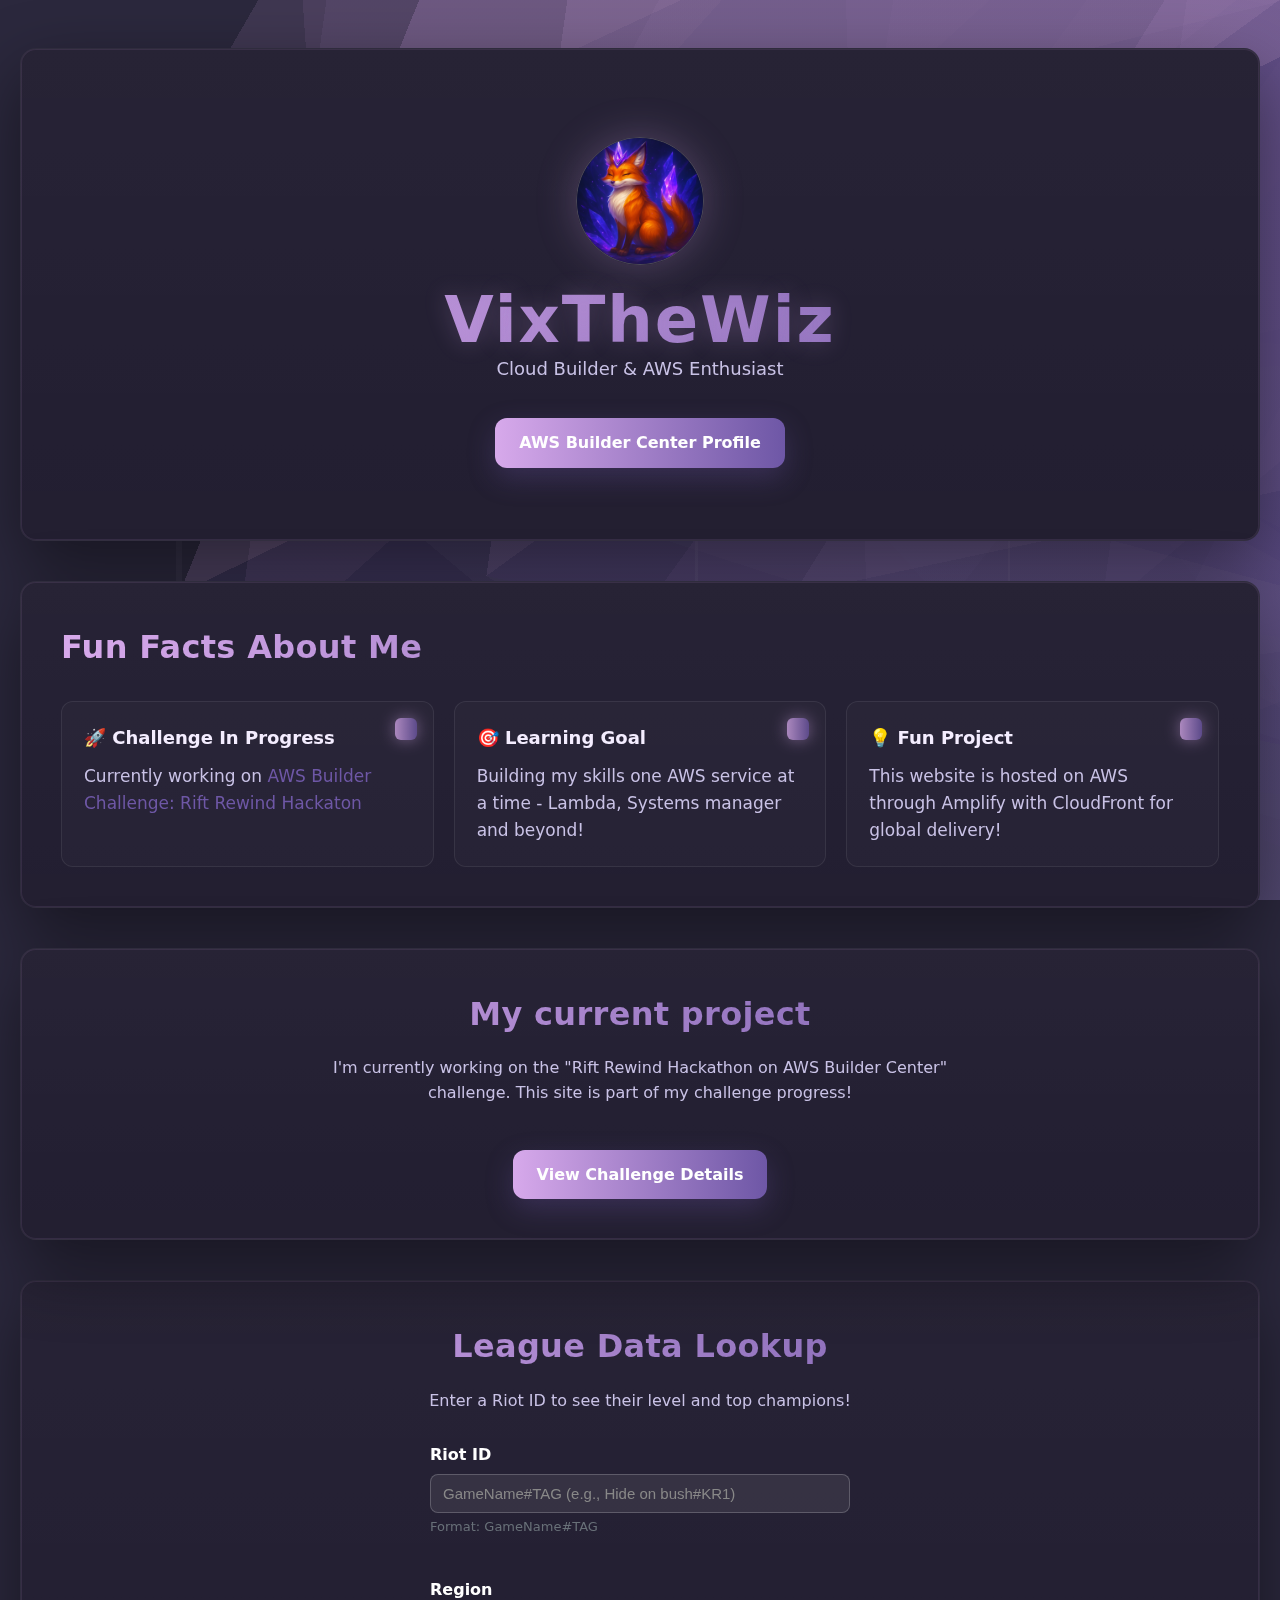
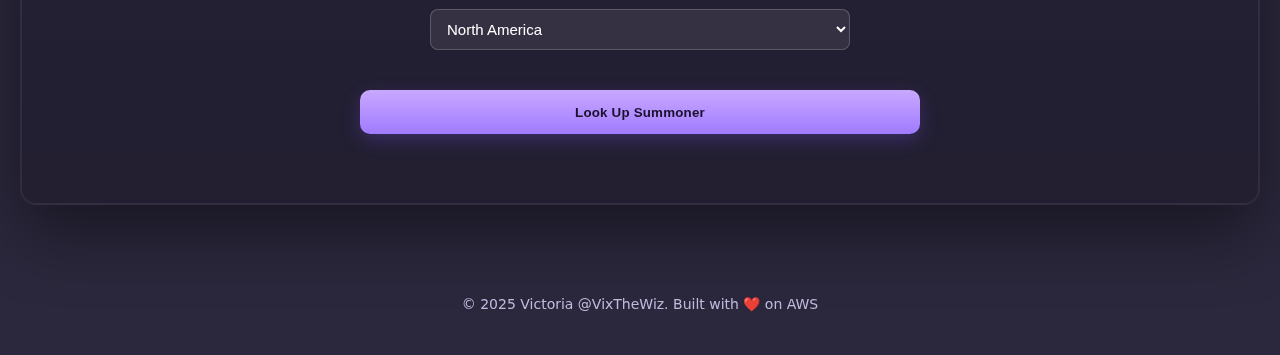
<file: index.html>
<!DOCTYPE html>
<html lang="en">
<head>
    <meta charset="UTF-8">
    <meta name="viewport" content="width=device-width, initial-scale=1.0">
    <title>VixTheWiz</title>
    <link rel="stylesheet" href="styles.css">
    <link rel="icon" type="image/png" href="favicon.png">
</head>
<body>
    <main>
        <section class="hero">
            <img src="profile.png" alt="Your Name" class="profile-photo">
            <h1>VixTheWiz</h1>
            <p class="tagline">Cloud Builder & AWS Enthusiast</p>
            <a href="https://builder.aws.com/community/@vixthewiz" target="_blank" class="aws-link">AWS Builder Center Profile</a>
        </section>

        <section class="fun-facts">
            <h3>Fun Facts About Me</h3>
            <div class="facts-grid">
                <div class="fact-card">
                    <h4>🚀 Challenge In Progress</h4>
                    <p>Currently working on <a href="https://builder.aws.com/content/32Z4SrTB8V1g0mMUGmyMUWXVgsu/rift-rewind-hackathon-on-aws-builder-center" target="_blank">AWS Builder Challenge: Rift Rewind Hackaton</a></p>
                </div>
                <div class="fact-card">
                    <h4>🎯 Learning Goal</h4>
                    <p>Building my skills one AWS service at a time - Lambda, Systems manager and beyond!</p>
                </div>
                <div class="fact-card">
                    <h4>💡 Fun Project</h4>
                    <p>This website is hosted on AWS through Amplify with CloudFront for global delivery!</p>
                </div>
            </div>
        </section>

        <section class="aws-journey">
            <h3>My current project</h3>
            <p>I'm currently working on the "Rift Rewind Hackathon on AWS Builder Center" challenge. This site is part of my challenge progress!</p>
            <a href="https://builder.aws.com/content/32Z4SrTB8V1g0mMUGmyMUWXVgsu/rift-rewind-hackathon-on-aws-builder-center" target="_blank" class="cta-button">View Challenge Details</a>
        </section>

        <!-- LEAGUE DATA LOOKUP SECTION -->
        <section class="league-lookup">
            <h3>League Data Lookup</h3>
            <p>Enter a Riot ID to see their level and top champions!</p>
    
        <!-- Lookup message container for success/error messages -->
        <div id="lookup-message" class="lookup-message" style="display: none;"></div>
    
        <div class="lookup-form-container">
        <!-- Riot ID lookup form -->
        <div class="form-group">
            <label for="summoner-name">Riot ID</label>
            <input type="text" id="summoner-name" name="summoner-name" placeholder="GameName#TAG (e.g., Hide on bush#KR1)" required>
            <small style="color: #687078; display: block; margin-top: 4px;">Format: GameName#TAG</small>
        </div>
        <div class="form-group">
            <label for="region">Region</label>
            <select id="region" name="region">
                <option value="na1">North America</option>
                <option value="euw1">Europe West</option>
                <option value="eun1">Europe Nordic & East</option>
                <option value="kr">Korea</option>
                <option value="br1">Brazil</option>
                <option value="la1">Latin America North</option>
                <option value="la2">Latin America South</option>
                <option value="oc1">Oceania</option>
                <option value="tr1">Turkey</option>
                <option value="ru">Russia</option>
                <option value="jp1">Japan</option>
            </select>
        </div>
        <!-- Lookup submit button -->
        <button type="button" id="lookup-btn" class="lookup-submit-btn">Look Up Summoner</button>
        </div>

    <!-- Results display area -->
    <div id="summoner-results" class="summoner-results" style="display: none;">
        <h4>Summoner Info</h4>
        <div id="summoner-info"></div>
        <div id="champion-mastery"></div>
    </div>
</section>
<!-- END LEAGUE DATA LOOKUP SECTION -->
    </main>

    <footer>
        <p>&copy; 2025 Victoria @VixTheWiz. Built with ❤️ on AWS</p>
    </footer>
    
    <script>
    // League Data Lookup - Calls Riot API via Lambda
    const RIOT_API_URL = 'https://k5xu7capbq47w6xaqksgowt7m40evjlz.lambda-url.us-east-1.on.aws/'; // Lambda Function URL
    
    document.addEventListener('DOMContentLoaded', function() {
        const lookupBtn = document.getElementById('lookup-btn');
        const summonerNameInput = document.getElementById('summoner-name');
        const regionSelect = document.getElementById('region');
        
        lookupBtn.addEventListener('click', async function() {
            const summonerName = summonerNameInput.value.trim();
            const region = regionSelect.value;
            const messageDiv = document.getElementById('lookup-message');
            const resultsDiv = document.getElementById('summoner-results');
            
            if (!summonerName) {
                showMessage('Please enter a Riot ID', 'error');
                return;
            }
            
            if (!summonerName.includes('#')) {
                showMessage('Please use Riot ID format: GameName#TAG', 'error');
                return;
            }
            
            // Show loading state
            lookupBtn.textContent = 'Looking up...';
            lookupBtn.disabled = true;
            messageDiv.style.display = 'none';
            resultsDiv.style.display = 'none';
            
            try {
                const response = await fetch(RIOT_API_URL, {
                    method: 'POST',
                    headers: {
                        'Content-Type': 'application/json',
                    },
                    body: JSON.stringify({
                        summonerName: summonerName,
                        region: region
                    })
                });
                
                const data = await response.json();
                
                if (response.ok) {
                    displaySummonerData(data);
                    showMessage('Summoner found!', 'success');
                } else {
                    showMessage(data.error || 'Failed to fetch summoner data', 'error');
                }
            } catch (error) {
                console.error('Error:', error);
                showMessage('Network error. Please try again.', 'error');
            }
            
            // Reset button
            lookupBtn.textContent = 'Look Up Summoner';
            lookupBtn.disabled = false;
        });
        
        // Enter key support
        summonerNameInput.addEventListener('keypress', function(e) {
            if (e.key === 'Enter') {
                lookupBtn.click();
            }
        });
    });
    
    function displaySummonerData(data) {
        const resultsDiv = document.getElementById('summoner-results');
        const summonerInfo = document.getElementById('summoner-info');
        const championMastery = document.getElementById('champion-mastery');
        
        // Display summoner info
        summonerInfo.innerHTML = `
            <div class="summoner-card">
                <h5>${data.summoner.name}</h5>
                <p>Level: ${data.summoner.level}</p>
            </div>
        `;
        
        // Display top champions
        if (data.topChampions && data.topChampions.length > 0) {
            const championsHtml = data.topChampions.map(champ => `
                <div class="champion-card">
                    <p><strong>Champion ID:</strong> ${champ.championId}</p>
                    <p><strong>Mastery Level:</strong> ${champ.championLevel}</p>
                    <p><strong>Mastery Points:</strong> ${champ.championPoints.toLocaleString()}</p>
                </div>
            `).join('');
            
            championMastery.innerHTML = `
                <h5>Top Champions</h5>
                <div class="champions-grid">
                    ${championsHtml}
                </div>
            `;
        } else {
            championMastery.innerHTML = '<p>No champion mastery data found.</p>';
        }
        
        resultsDiv.style.display = 'block';
    }
    
    function showMessage(text, type) {
        const messageDiv = document.getElementById('lookup-message');
        messageDiv.textContent = text;
        messageDiv.className = `lookup-message ${type}`;
        messageDiv.style.display = 'block';
        
        // Auto-hide after 10 seconds
        setTimeout(() => {
            messageDiv.style.display = 'none';
        }, 10000);
    }
</script>
<script>
/* ========= DDragon champion map + images (cached) ========= */
(function(){
  const DAY = 24*60*60*1000;
  const FALLBACK_VER = "14.19.1"; // safe hard fallback for images

  // Expose a single global you can await anywhere
  window.CHAMP = {
    version: null,
    byId: {},       // e.g. {103:"Ahri"}
    slugById: {},   // e.g. {103:"Ahri"}  // used for image filenames
    ready: null     // Promise that resolves when map is loaded
  };

  function setCache(k,v,ttl){ sessionStorage.setItem(k, JSON.stringify({v, t:Date.now(), ttl: ttl||DAY*7})); }
  function getCache(k){
    try{ const o = JSON.parse(sessionStorage.getItem(k)); if(!o) return null;
         if(Date.now() - o.t > (o.ttl||DAY*7)) return null; return o.v; }catch(_){ return null; }
  }

 async function getLatestVersion(){
    const cached = getCache('dd_version'); if (cached) return cached;
    try{
      const r = await fetch("https://ddragon.leagueoflegends.com/api/versions.json",{cache:"no-store"});
      const arr = await r.json();
      const latest = Array.isArray(arr)&&arr.length ? arr[0] : FALLBACK_VER;
      setCache('dd_version', latest, DAY);
      return latest;
    }catch(_){
      return FALLBACK_VER; // 👈 ensures images always have a concrete version
    }
  }

  async function getChampionMap(version){
    const key = `dd_champmap_${version}`;
    const cached = getCache(key); if (cached) return cached;
    const r = await fetch(`https://ddragon.leagueoflegends.com/cdn/${version}/data/en_US/champion.json`,{cache:"no-store"});
    const data = await r.json();
    const byId={}, slugById={};
    for(const obj of Object.values(data.data)){
      const id = parseInt(obj.key,10);
      byId[id] = obj.name;   // display name
      slugById[id] = obj.id; // filename slug for images
    }
    const packed = {byId, slugById};
    setCache(key, packed, DAY*7);
    return packed;
  }

  window.CHAMP.ready = (async ()=>{
    const ver = await getLatestVersion();
    const {byId, slugById} = await getChampionMap(ver);
    window.CHAMP.version = ver;
    window.CHAMP.byId = byId;
    window.CHAMP.slugById = slugById;
  })();
})();
</script>
<script>
async function renderResults(data){
  // Wait for champion map to be ready
  if (window.CHAMP?.ready) { await window.CHAMP.ready; }

  // Summoner card (keep your existing structure)
  const card = document.querySelector('.summoner-card');
  if (card && data?.summoner){
    card.innerHTML = `
      <h5>${data.summoner.name}</h5>
      <p>Level ${data.summoner.level ?? '—'}</p>
    `;
  }

  // Champions grid with image + text
  const grid = document.querySelector('.champions-grid');
  if (!grid) return;
  grid.innerHTML = '';

  const champs = data?.topChampions || [];
  champs.forEach(c => {
    const id   = Number(c.championId);
    const name = window.CHAMP.byId[id] || `ID ${id}`;
    const slug = window.CHAMP.slugById[id];
    const ver  = window.CHAMP.version || "14.19.1";
    const img  = slug ? `https://ddragon.leagueoflegends.com/cdn/${ver}/img/champion/${slug}.png` : '';

    const el = document.createElement('div');
    el.className = 'champion-card';
    el.innerHTML = `
      ${img ? `<img class="champ-icon" src="${img}" alt="${name}" width="64" height="64"
                 loading="lazy" onerror="this.style.display='none'">` : ''}
      <div class="champ-meta">
        <p><strong>${name}</strong></p>
        <p>Mastery Level: ${c.championLevel}</p>
        <p>Mastery Points: ${(c.championPoints||0).toLocaleString()}</p>
      </div>
    `;
    grid.appendChild(el);
  });

  // optional: scroll results into view
  document.querySelector('.summoner-results')?.scrollIntoView({behavior:'smooth', block:'start'});
}
</script>

<script>
async function renderResults(data){
  // Ensure champion map is loaded
  if (window.CHAMP?.ready) { await window.CHAMP.ready; }

  const grid = document.querySelector('.champions-grid');
  const card = document.querySelector('.summoner-card');
  if (!grid) return;

  // Summoner card (keeps your current structure)
  if (card && data?.summoner){
    card.innerHTML = `
      <h5>${data.summoner.name}</h5>
      <p>Level ${data.summoner.level ?? '—'}</p>
    `;
  }

  // Champions
  grid.innerHTML = '';
  const champs = data?.topChampions || [];
  champs.forEach(c => {
    const name = (window.CHAMP.byId && window.CHAMP.byId[c.championId]) || `ID ${c.championId}`;
    const slug = (window.CHAMP.slugById && window.CHAMP.slugById[c.championId]) || null;
    const ver  = window.CHAMP.version || 'latest';
    const img  = slug ? `https://ddragon.leagueoflegends.com/cdn/${ver}/img/champion/${slug}.png` : '';

    const div = document.createElement('div');
    div.className = 'champion-card';
    div.innerHTML = `
      ${img ? `<img class="champ-icon" src="${img}" alt="${name}" width="64" height="64" loading="lazy">` : ''}
      <p><strong>${name}</strong></p>
      <p>Level ${c.championLevel}</p>
      <p>${(c.championPoints || 0).toLocaleString()} pts</p>
    `;
    grid.appendChild(div);
  });
}
</script>

</body>
</html>
</file>
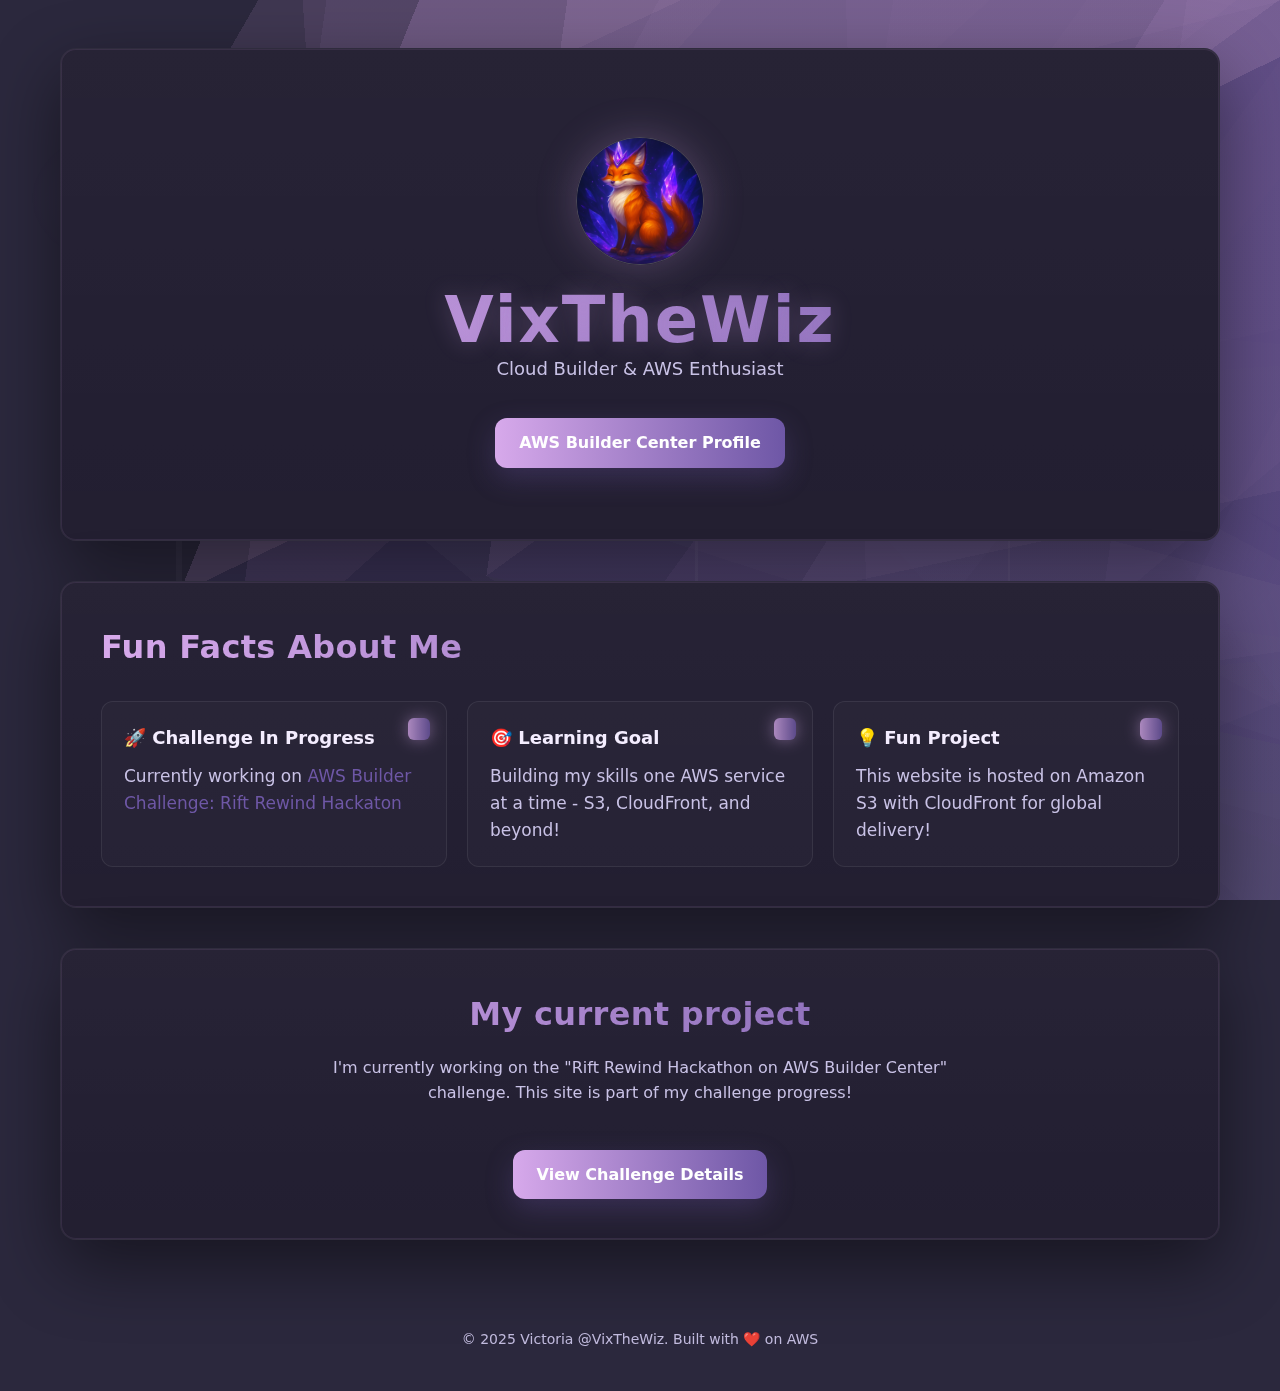
<file: index3.html>
<!DOCTYPE html>
<html lang="en">
<head>
    <meta charset="UTF-8">
    <meta name="viewport" content="width=device-width, initial-scale=1.0">
    <title>VixTheWiz</title>
    <link rel="stylesheet" href="styles6.css">
    <link rel="icon" type="image/png" href="favicon.png">
</head>
<body>
    <main>
        <section class="hero">
            <img src="profile.png" alt="Your Name" class="profile-photo">
            <h1>VixTheWiz</h1>
            <p class="tagline">Cloud Builder & AWS Enthusiast</p>
            <a href="https://builder.aws.com/community/@vixthewiz" target="_blank" class="aws-link">AWS Builder Center Profile</a>
        </section>

        <section class="fun-facts">
            <h3>Fun Facts About Me</h3>
            <div class="facts-grid">
                <div class="fact-card">
                    <h4>🚀 Challenge In Progress</h4>
                    <p>Currently working on <a href="https://builder.aws.com/content/32Z4SrTB8V1g0mMUGmyMUWXVgsu/rift-rewind-hackathon-on-aws-builder-center" target="_blank">AWS Builder Challenge: Rift Rewind Hackaton</a></p>
                </div>
                <div class="fact-card">
                    <h4>🎯 Learning Goal</h4>
                    <p>Building my skills one AWS service at a time - S3, CloudFront, and beyond!</p>
                </div>
                <div class="fact-card">
                    <h4>💡 Fun Project</h4>
                    <p>This website is hosted on Amazon S3 with CloudFront for global delivery!</p>
                </div>
            </div>
        </section>

        <section class="aws-journey">
            <h3>My current project</h3>
            <p>I'm currently working on the "Rift Rewind Hackathon on AWS Builder Center" challenge. This site is part of my challenge progress!</p>
            <a href="https://builder.aws.com/content/32Z4SrTB8V1g0mMUGmyMUWXVgsu/rift-rewind-hackathon-on-aws-builder-center" target="_blank" class="cta-button">View Challenge Details</a>
        </section>
    </main>

    <footer>
        <p>&copy; 2025 Victoria @VixTheWiz. Built with ❤️ on AWS</p>
    </footer>
</body>
</html>
</file>
<file: styles.css>
/* ------------ Reset & Base Tokens ------------ */
* { margin: 0; padding: 0; box-sizing: border-box; }

:root{
  /* Core colors (inspired by Leona_50) */
  --bg: #2B283D;          /* deep plum */
  --panel: #1F1B2E;       /* card background */
  --text: #F4EDFF;        /* soft off-white with lilac cast */
  --muted: #C9C2E6;       /* muted lilac */
  --grad-start: #D7A9EB;  /* lilac */
  --grad-end: #6E57A6;    /* purple */

  /* Layout */
  --radius-lg: 16px;
  --radius-md: 12px;
  --shadow-outer: 0 26px 70px rgba(0,0,0,.46);
  --shadow-inset: 0 0 0 1px rgba(215,169,235,.10) inset;

  /* Typography */
  --font: ui-sans-serif, system-ui, -apple-system, "Segoe UI", Inter, Roboto, Arial, sans-serif;
}

/* ------------ Document Base ------------ */
html, body { min-height: 100%; }
body{
  font-family: var(--font);
  line-height: 1.6;
  color: var(--text);
  background: var(--bg);
  position: relative;
  overflow-x: hidden;
}

/* FAR layer: softer, smaller crystals — low contrast */
body::before{
  content:"";
  position: fixed; inset: 0; z-index: -2; pointer-events: none;
  background:
    /* soft bloom glows */
    radial-gradient(220px 140px at 12% 22%, rgba(215,169,235,.12), transparent 60%),
    radial-gradient(220px 160px at 86% 18%, rgba(110,87,166,.12), transparent 60%),

    /* crystals (far): conic wedges */
    conic-gradient(from 10deg at 8% 30%,
      rgba(215,169,235,0) 0 20deg,
      rgba(215,169,235,.35) 20deg 55deg,
      rgba(110,87,166,.30) 55deg 95deg,
      rgba(234,220,251,.12) 95deg 120deg,
      rgba(110,87,166,0) 120deg 360deg),
    conic-gradient(from -22deg at 26% 48%,
      rgba(215,169,235,0) 0 18deg,
      rgba(215,169,235,.30) 18deg 64deg,
      rgba(128,106,198,.28) 64deg 108deg,
      rgba(255,255,255,.08) 108deg 130deg,
      rgba(110,87,166,0) 130deg 360deg),
    conic-gradient(from 6deg at 44% 20%,
      rgba(215,169,235,0) 0 22deg,
      rgba(215,169,235,.32) 22deg 70deg,
      rgba(110,87,166,.28) 70deg 112deg,
      rgba(255,255,255,.07) 112deg 132deg,
      rgba(110,87,166,0) 132deg 360deg),
    conic-gradient(from -15deg at 66% 34%,
      rgba(215,169,235,0) 0 24deg,
      rgba(215,169,235,.33) 24deg 67deg,
      rgba(110,87,166,.29) 67deg 110deg,
      rgba(255,255,255,.07) 110deg 132deg,
      rgba(110,87,166,0) 132deg 360deg),
    conic-gradient(from 18deg at 82% 42%,
      rgba(215,169,235,0) 0 18deg,
      rgba(215,169,235,.30) 18deg 60deg,
      rgba(110,87,166,.28) 60deg 106deg,
      rgba(255,255,255,.06) 106deg 126deg,
      rgba(110,87,166,0) 126deg 360deg),

    /* lower half scatter */
    conic-gradient(from -12deg at 18% 76%,
      rgba(215,169,235,0) 0 20deg,
      rgba(215,169,235,.32) 20deg 60deg,
      rgba(110,87,166,.28) 60deg 108deg,
      rgba(255,255,255,.06) 108deg 130deg,
      rgba(110,87,166,0) 130deg 360deg),
    conic-gradient(from 14deg at 42% 84%,
      rgba(215,169,235,0) 0 22deg,
      rgba(215,169,235,.33) 22deg 68deg,
      rgba(110,87,166,.28) 68deg 112deg,
      rgba(255,255,255,.07) 112deg 132deg,
      rgba(110,87,166,0) 132deg 360deg),
    conic-gradient(from -20deg at 68% 78%,
      rgba(215,169,235,0) 0 18deg,
      rgba(215,169,235,.32) 18deg 58deg,
      rgba(110,87,166,.28) 58deg 104deg,
      rgba(255,255,255,.06) 104deg 126deg,
      rgba(110,87,166,0) 126deg 360deg),
    conic-gradient(from 8deg at 86% 86%,
      rgba(215,169,235,0) 0 18deg,
      rgba(215,169,235,.30) 18deg 60deg,
      rgba(110,87,166,.27) 60deg 104deg,
      rgba(255,255,255,.06) 104deg 124deg,
      rgba(110,87,166,0) 124deg 360deg);
  background-blend-mode: screen, screen, normal, normal, normal, normal, normal, normal, normal, normal, normal;
  opacity: .34;
  filter: saturate(105%);
}

/* NEAR layer: larger, crisper facets with subtle “sparkle” lines */
body::after{
  content:"";
  position: fixed; inset: 0; z-index: -1; pointer-events: none;
  background:
    /* vertical facet highlights */
    linear-gradient(90deg, transparent 0 48%, rgba(234,220,251,.10) 48% 52%, transparent 52%) 10% 62% / 10% 30% no-repeat,
    linear-gradient(90deg, transparent 0 49%, rgba(234,220,251,.10) 49% 51%, transparent 51%) 55% 68% / 12% 34% no-repeat,
    linear-gradient(90deg, transparent 0 49%, rgba(234,220,251,.10) 49% 51%, transparent 51%) 82% 64% / 10% 32% no-repeat,

    /* big near crystals */
    conic-gradient(from 6deg at 14% 66%,
      rgba(215,169,235,0) 0 16deg,
      rgba(215,169,235,.45) 16deg 58deg,
      rgba(110,87,166,.42) 58deg 104deg,
      rgba(255,255,255,.10) 104deg 122deg,
      rgba(110,87,166,0) 122deg 360deg),
    conic-gradient(from -10deg at 38% 64%,
      rgba(215,169,235,0) 0 18deg,
      rgba(215,169,235,.46) 18deg 64deg,
      rgba(110,87,166,.43) 64deg 112deg,
      rgba(255,255,255,.10) 112deg 132deg,
      rgba(110,87,166,0) 132deg 360deg),
    conic-gradient(from 12deg at 62% 66%,
      rgba(215,169,235,0) 0 20deg,
      rgba(215,169,235,.47) 20deg 66deg,
      rgba(110,87,166,.44) 66deg 116deg,
      rgba(255,255,255,.11) 116deg 136deg,
      rgba(110,87,166,0) 136deg 360deg),
    conic-gradient(from -8deg at 86% 68%,
      rgba(215,169,235,0) 0 16deg,
      rgba(215,169,235,.46) 16deg 58deg,
      rgba(110,87,166,.42) 58deg 106deg,
      rgba(255,255,255,.10) 106deg 126deg,
      rgba(110,87,166,0) 126deg 360deg);
  background-blend-mode: screen, screen, screen, normal, normal, normal, normal;
  opacity: .45;
}

/* =========================================================
   Layout & Components
   ========================================================= */
main{ max-width: 1200px; margin: 0 auto; padding: 48px 20px; position: relative; }

/* Hero */
.hero{
  position: relative; overflow: hidden;
  border-radius: var(--radius-lg);
  padding: 88px 40px 72px;
  text-align: center;
  background: linear-gradient(180deg, rgba(255,255,255,.035), rgba(255,255,255,.015)), var(--panel);
  border: 1px solid rgba(255,255,255,.06);
  box-shadow: var(--shadow-inset), var(--shadow-outer);
}

.hero h1{
  font-size: clamp(40px, 6vw, 64px);
  font-weight: 900; letter-spacing: .03em; line-height: 1.1;
  background: linear-gradient(90deg, var(--grad-start), var(--grad-end));
  -webkit-background-clip: text; background-clip: text; color: transparent;
  text-shadow: 0 0 24px rgba(215,169,235,.24);

  .hero {
  min-height: 90vh;
  display: flex;
  flex-direction: column;
  justify-content: center;
  align-items: center;
  text-align: center;
  padding-bottom: 40px;
}

}

.tagline{
  font-size: 18px; color: var(--muted); margin-bottom: 18px; font-weight: 500;
}

.profile-photo{
  width: 128px; height: 128px; border-radius: 50%; object-fit: cover;
  display: block; margin: 0 auto 20px;
  border: 1px solid rgba(255,255,255,.18);
  box-shadow: 0 0 40px rgba(215,169,235,.25);
}

.scroll-link {
  margin-top: 12px;
  font-size: 18px;
}

.scroll-link a {
  color: var(--grad-start);
  text-decoration: none;
  font-weight: 600;
  background: linear-gradient(90deg, var(--grad-start), var(--grad-end));
  -webkit-background-clip: text;
  background-clip: text;
  color: transparent;
  cursor: pointer;
  transition: opacity .2s ease;
}

.scroll-link a:hover {
  opacity: .8;
}

/* Buttons / Links */
.aws-link, .cta-button{
  display: inline-block; border: none; cursor: pointer;
  background: linear-gradient(90deg, var(--grad-start), var(--grad-end));
  color: #fff; text-decoration: none;
  padding: 12px 24px; border-radius: var(--radius-md); font-weight: 600; font-size: 16px;
  box-shadow: 0 10px 28px rgba(110,87,166,.30);
  transition: transform .2s ease, box-shadow .2s ease, opacity .2s ease;
  margin-top: 1rem;
}
.aws-link:hover, .cta-button:hover{ transform: translateY(-1px); box-shadow: 0 14px 34px rgba(215,169,235,.38); }
.aws-link:active, .cta-button:active{ transform: translateY(0); opacity: .92; }

/* Fun Facts */
.fun-facts{
  position: relative; border-radius: var(--radius-lg); padding: 40px; margin: 40px 0;
  background: linear-gradient(180deg, rgba(255,255,255,.035), rgba(255,255,255,.015)), var(--panel);
  border: 1px solid rgba(255,255,255,.06);
  box-shadow: var(--shadow-inset), var(--shadow-outer);
}
.fun-facts h3{
  text-align: left; font-size: clamp(24px, 3vw, 32px); font-weight: 800; letter-spacing: .01em;
  background: linear-gradient(90deg, var(--grad-start), var(--grad-end));
  -webkit-background-clip: text; background-clip: text; color: transparent;
  margin-bottom: 28px;
}
.facts-grid{ display: grid; grid-template-columns: repeat(auto-fit, minmax(280px, 1fr)); gap: 20px; }

.fact-card{
  position: relative; padding: 22px; border-radius: var(--radius-md);
  background: rgba(255,255,255,.02);
  border: 1px solid rgba(255,255,255,.08);
  transition: transform .2s ease, border-color .2s ease, box-shadow .2s ease;
}
.fact-card::before{
  content:""; position: absolute; right: 16px; top: 16px; width: 22px; height: 22px; border-radius: 6px;
  background: linear-gradient(90deg, var(--grad-start), var(--grad-end)); opacity: .75;
  filter: drop-shadow(0 0 8px rgba(215,169,235,.6));
}
.fact-card:hover{
  transform: translateY(-2px);
  border-color: rgba(215,169,235,.45);
  box-shadow: 0 10px 26px rgba(0,0,0,.45);
}
.fact-card h4{ font-size: 18px; font-weight: 700; margin-bottom: 10px; color: var(--text); }
.fact-card p{ color: var(--muted); font-size: 17px; }
.fact-card a{ color: var(--grad-end); text-decoration: none; }
.fact-card a:hover{ text-decoration: underline; }

/* AWS Journey / Generic Panel */
.aws-journey{
  background: linear-gradient(180deg, rgba(255,255,255,.035), rgba(255,255,255,.015)), var(--panel);
  border: 1px solid rgba(255,255,255,.06);
  border-radius: var(--radius-lg); padding: 40px; text-align: center;
  box-shadow: var(--shadow-inset), var(--shadow-outer);
  position: relative; overflow: hidden;
}
.aws-journey h3{
  font-size: clamp(24px, 3vw, 32px); font-weight: 800; letter-spacing: .01em;
  background: linear-gradient(90deg, var(--grad-start), var(--grad-end));
  -webkit-background-clip: text; background-clip: text; color: transparent;
  margin-bottom: 14px;
}
.aws-journey p{ font-size: 16px; color: var(--muted); margin: 0 auto 28px; max-width: 640px; }

/* Footer */
footer{ text-align: center; padding: 40px 20px; color: var(--muted); font-size: 14px; opacity: .95; }
footer a{ color: var(--grad-start); }

/* =========================================================
   Utilities
   ========================================================= */
.center { text-align: center; }
.hidden { display: none !important; }

/* =========================================================
   Responsive
   ========================================================= */
@media (max-width: 768px){
  main{ padding: 24px 16px; }
  .hero{ padding: 64px 20px 56px; }
  .profile-photo{ width: 108px; height: 108px; }
  .fun-facts, .aws-journey{ padding: 24px; }
}
/* LEAGUE LOOKUP — Themed to Leona_50 palette */
.league-lookup{
  background: linear-gradient(180deg, rgba(255,255,255,.035), rgba(255,255,255,.015)), var(--panel);
  border: 1px solid rgba(255,255,255,.06);
  border-radius: var(--radius-lg);
  padding: 40px;
  margin-top: 40px;
  box-shadow: var(--shadow-inset), var(--shadow-outer);
  color: var(--text);
}

.league-lookup h3{
  font-size: clamp(24px, 3vw, 32px);
  font-weight: 800;
  letter-spacing: .01em;
  margin-bottom: 16px;
  text-align: center;
  background: linear-gradient(90deg, var(--grad-start), var(--grad-end));
  -webkit-background-clip: text; background-clip: text; color: transparent;
}

.league-lookup > p{
  font-size: 16px;
  color: var(--muted);
  margin-bottom: 28px;
  text-align: center;
}

/* form */
.lookup-form-container{ max-width: 560px; margin: 0 auto 28px; }

.form-group{ margin-bottom: 20px; }
.form-group label{
  display: block;
  font-weight: 600;
  color: var(--text);
  margin-bottom: 8px;
}

.form-group input,
.form-group select{
  width: 100%;
  padding: 12px 14px;
  font-size: 16px;
  color: var(--text);
  background: rgba(255,255,255,.04);
  border: 1px solid rgba(255,255,255,.10);
  border-radius: var(--radius-md);
  transition: border-color .2s ease, box-shadow .2s ease, background .2s ease;
}

.form-group input::placeholder{ color: rgba(201,194,230,.7); }

.form-group input:focus,
.form-group select:focus{
  outline: none;
  border-color: rgba(215,169,235,.45);
  background: rgba(255,255,255,.06);
  box-shadow: 0 0 0 3px rgba(215,169,235,.18);
}

/* CTA */




/* flash messages — themed (no red/green clash) */
.lookup-message{
  padding: 12px 16px;
  border-radius: var(--radius-md);
  margin: 0 auto 20px;
  text-align: center;
  font-weight: 600;
  max-width: 560px;
  border: 1px solid rgba(255,255,255,.10);
  background: rgba(255,255,255,.04);
  color: var(--text);
}
.lookup-message.success{
  border-color: rgba(215,169,235,.45);
  background: linear-gradient(180deg, rgba(215,169,235,.20), rgba(110,87,166,.12));
  color: #F8F5FF;
}
.lookup-message.error{
  border-color: rgba(215,169,235,.35);
  background: linear-gradient(180deg, rgba(110,87,166,.22), rgba(43,40,61,.18));
  color: var(--text);
}

/* results */
.summoner-results{
  max-width: 880px;
  margin: 0 auto;
  background: rgba(255,255,255,.03);
  border: 1px solid rgba(255,255,255,.06);
  border-radius: var(--radius-lg);
  padding: 24px;
}

.summoner-card{
  background: linear-gradient(180deg, rgba(255,255,255,.04), rgba(255,255,255,.02));
  border: 1px solid rgba(255,255,255,.08);
  border-radius: var(--radius-md);
  padding: 20px;
  margin-bottom: 20px;
  text-align: center;
}
.summoner-card h5{
  font-size: 22px; margin-bottom: 6px;
  background: linear-gradient(90deg, var(--grad-start), var(--grad-end));
  -webkit-background-clip: text; background-clip: text; color: transparent;
}
.summoner-card p{ color: var(--muted); }

/* champions */
.champions-grid{
  display: grid; gap: 16px;
  grid-template-columns: repeat(auto-fit, minmax(220px, 1fr));
}



/* mobile */
@media (max-width: 768px){
  .league-lookup{ padding: 24px; }
  .champions-grid{ grid-template-columns: 1fr; }
}

/* League icons */
.league-lookup 
.league-lookup 
.league-lookup 
.league-lookup 

.league-lookup .champions-grid{ gap:16px }
.league-lookup 
/* --- Tabs --- */
.tab-bar {
  display: flex;
  justify-content: center;
  gap: 12px;
  margin-top: 20px;
  border-top: 1px solid rgba(255,255,255,0.15);
  padding-top: 12px;
  flex-wrap: wrap;
}
.tab-btn {
  background: rgba(255,255,255,0.1);
  color: #fff;
  border: none;
  border-radius: 8px;
  padding: 8px 16px;
  cursor: pointer;
  transition: background 0.3s;
  font-weight: 500;
}
.tab-btn:hover {
  background: rgba(255,255,255,0.2);
}
.tab-btn.active {
  background: #7b5cff;
  color: #fff;
  font-weight: 600;
}
.tab-content {
  margin-top: 24px;
  text-align: left;
  max-width: none;
  margin-inline: auto;
}
.tab-panel {
  display: none;
  animation: fadeIn 0.4s ease;
}
.tab-panel.active {
  display: block;
}
@keyframes fadeIn {
  from { opacity: 0; transform: translateY(5px); }
  to { opacity: 1; transform: translateY(0); }
}

/* --- Buttons --- */



/* --- Lists & content tweaks --- */
.fun-list {
  list-style: none;
  padding: 0;
  margin-top: 8px;
}
.fun-list li {
  margin: 6px 0;
  padding-left: 8px;
  border-left: 2px solid #7b5cff;
}

/* 1) Make all primary buttons larger (tab buttons included) */


/* Secondary (grey) variant still a touch darker on hover */



/* 2) Center all tab-panel content (was left-aligned) */
.tab-content { text-align: center; }
.tab-panel { text-align: center; }

/* 3) Put "Analyze Player" right next to "Look Up Summoner" */


/* 4) Center the section headings for results */
#summoner-results h4,


/* 5) Fix champion cards layout and width so they don’t look cramped */
.champions-grid {
  display: grid;
  grid-template-columns: repeat(auto-fit, minmax(220px, 1fr));
  gap: 12px;
  margin-top: 10px;
}





/* 6) Slightly larger tab bar buttons to match primary CTAs visually */
.tab-bar { 
  display: flex; 
  justify-content: center; 
  gap: 12px; 
  margin-top: 20px; 
  border-top: 1px solid rgba(255,255,255,0.15); 
  padding-top: 12px; 
  flex-wrap: wrap; 
}
.tab-btn {
  background: rgba(255,255,255,0.1);
  color: #fff;
  border: none;
  transition: background 0.3s;
}
.tab-btn:hover { background: rgba(255,255,255,0.2); }
.tab-btn.active { background: #7b5cff; color: #fff; }

/* --- Form layout improvements --- */
.lookup-form-container {
  display: flex;
  flex-direction: column;
  align-items: center;
  gap: 12px;
}

.form-group {
  display: flex;
  flex-direction: column;
  align-items: flex-start;
  width: 100%;
  max-width: 420px;
  text-align: left;
}

.form-group label {
  font-weight: 600;
  margin-bottom: 4px;
  color: #fff;
}

.form-group small {
  color: #a0a0a0;
  font-size: 13px;
  margin-top: 2px;
}

.form-group input,
.form-group select {
  width: 100%;
  padding: 10px 12px;
  font-size: 15px;
  border-radius: 8px;
  border: 1px solid rgba(255,255,255,0.2);
  background: rgba(255,255,255,0.08);
  color: #fff;
}
.form-group input::placeholder { color: #888; }

/* --- Improved tab spacing & visual rhythm --- */

/* Adds more breathing room below the tab bar */
.tab-bar {
  margin-bottom: 32px;
}

/* Give tab content balanced top/bottom padding */
.tab-content {
  margin-top: 36px;
  padding: 20px 0 40px;
}

/* Extra air between tab title and following text */
.tab-panel h3 {
  margin-bottom: 12px;
  font-size: 1.4rem;
}
.tab-panel p {
  margin-bottom: 24px;
  line-height: 1.6;
}

/* Space between form groups and results */
.lookup-form-container {
  gap: 20px;
  margin-bottom: 30px;
}

#summoner-results,


/* Slight padding inside the champion cards grid */
.champions-grid {
  padding: 10px 0;
  gap: 16px;
}

/* Adds visual spacing between different sections inside League tab */
#summoner-results h4,


/* Slightly more separation between the “hero” header and tab bar */
.hero .tab-bar {
  margin-top: 28px;
  padding-top: 12px;
}

/* --- Summoner Results Cleanup --- */

/* Make result cards more compact and aligned */
#summoner-results {
  max-width: 680px;
  margin: 0 auto;
  text-align: center;
}

#summoner-results h4 {
  font-size: 1.1rem;
  letter-spacing: 0.5px;
  text-transform: none !important;
  color: #ddd;
  margin-bottom: 10px;
}

/* Summoner name smaller + centered nicely */
.summoner-card h5 {
  font-size: 1.2rem;
  margin: 6px 0 2px;
  color: #b8a2ff;
  font-weight: 600;
}
.summoner-card p {
  margin: 0;
  color: #cfcfcf;
}

/* Champion grid alignment fix */
.champions-grid {
  display: flex;
  justify-content: center;
  flex-wrap: wrap;
  gap: 14px;
  padding: 10px 0;
}

/* Individual champion card refinement */



/* Champion icon consistency */


/* Champion text size tweaks */


/* --- Summoner Results Cleanup --- */

/* Make result cards more compact and aligned */
#summoner-results {
  max-width: 680px;
  margin: 0 auto;
  text-align: center;
}

#summoner-results h4 {
  font-size: 1.1rem;
  letter-spacing: 0.5px;
  text-transform: none !important;
  color: #ddd;
  margin-bottom: 10px;
}

/* Summoner name smaller + centered nicely */
.summoner-card h5 {
  font-size: 1.2rem;
  margin: 6px 0 2px;
  color: #b8a2ff;
  font-weight: 600;
}
.summoner-card p {
  margin: 0;
  color: #cfcfcf;
}

/* Champion grid alignment fix */
.champions-grid {
  display: flex;
  justify-content: center;
  flex-wrap: wrap;
  gap: 14px;
  padding: 10px 0;
}

/* Individual champion card refinement */



/* Champion icon consistency */


/* Champion text size tweaks */


/* --- Summoner Card Glow Effect --- */
.summoner-card {
  background: rgba(255, 255, 255, 0.04);
  border: 1px solid rgba(150, 130, 255, 0.25);
  border-radius: 12px;
  padding: 14px 20px;
  margin: 10px auto 20px;
  width: 100%;
  max-width: 420px;
  box-shadow:
    0 0 10px rgba(123, 92, 255, 0.3),
    0 0 20px rgba(123, 92, 255, 0.15);
  transition: all 0.35s ease;
}

.summoner-card:hover {
  border-color: rgba(160, 140, 255, 0.6);
  box-shadow:
    0 0 14px rgba(150, 120, 255, 0.4),
    0 0 28px rgba(123, 92, 255, 0.25);
  transform: translateY(-2px);
}

/* Optional animated pulse when freshly loaded */
@keyframes glowPulse {
  0%, 100% { box-shadow: 0 0 10px rgba(123, 92, 255, 0.3), 0 0 20px rgba(123, 92, 255, 0.15); }
  50% { box-shadow: 0 0 14px rgba(150, 120, 255, 0.5), 0 0 30px rgba(123, 92, 255, 0.3); }
}
.summoner-card.active-glow {
  animation: glowPulse 2.5s ease-in-out 2;
}

/* --- Analyze Player button states --- */

/* default inactive look */
#insights-btn {
  background: #444;
  color: #bbb;
  border: 1px solid rgba(255, 255, 255, 0.1);
  cursor: not-allowed;
  transition: all 0.3s ease;
}

/* active + glowing orange when summoner found */
#insights-btn.active {
  background: #ff7b00;
  color: #fff;
  cursor: pointer;
  box-shadow:
    0 0 8px rgba(255, 140, 0, 0.6),
    0 0 16px rgba(255, 120, 0, 0.4);
}
#insights-btn.active:hover {
  box-shadow:
    0 0 12px rgba(255, 160, 0, 0.7),
    0 0 24px rgba(255, 120, 0, 0.5);
  transform: translateY(-1px);
}
/* Inline status chip next to buttons */




/* success/error colors */



/* Side-by-side row for Summoner + Insights (stacks on mobile) */

@media (max-width: 900px) {
  
}





/* --- Summoner Info + Player Insights side-by-side layout --- */




/* make sure each column card takes full width within its grid cell */

/* --- FORCE two-column layout on desktop, equal widths --- */


/* each side should fill its grid cell */


/* make sure the “card” inside each column expands */


/* the insights column should not be narrower */


/* below 900px, stack vertically (mobile/tablet) */
@media (max-width: 900px){
  
}




@media (max-width: 900px){
  
}




/* Mobile stacking */
@media (max-width: 900px) {
  
}



/* Layout for League Data Lookup */
.lookup-layout {
  display: grid;
  grid-template-columns: 1fr 2fr;
  gap: 40px;
  align-items: start;
  margin-top: 20px;
}

.lookup-left {
  display: flex;
  flex-direction: column;
  align-items: stretch;
}

.lookup-right {
  display: flex;
  flex-direction: column;
  align-items: stretch;
}

.button-group {
  display: flex;
  gap: 12px;
  justify-content: flex-start;
}

.lookup-form-container label {
  font-weight: 600;
  display: block;
  margin-bottom: 6px;
}

.lookup-form-container input,
.lookup-form-container select {
  width: 100%;
}

@media (max-width: 900px) {
  .lookup-layout {
    grid-template-columns: 1fr;
  }
}
/* Outer two-column layout for League panel */


/* Make the left block feel like a card and keep it visible while scrolling results */


/* Right column just inherits your existing card styles inside */


/* Responsive: stack on small screens */
@media (max-width: 900px) {
  
  
}
/* --- League two-column layout tuning --- */


/* Keep the left block “on the left” and compact */


/* Right column: allow content to stretch fully */


/* Inside the right column, keep Summoner Info + Player Insights side-by-side */
#summary-row{
  display: grid;
  grid-template-columns: 1fr 1fr;  /* both visible without lots of scrolling */
  gap: 20px;
}

/* On wider screens give Insights a bit more room (helps long lines) */
@media (min-width: 1200px){
  #summary-row{ grid-template-columns: 1fr 1.2fr; }
}

/* Mobile: stack */
@media (max-width: 900px){
  
  
  #summary-row{ grid-template-columns: 1fr; }
}

/* --- Button alignment --- */
/* Put both buttons in a 2-column grid and make them equal width */


/* Ensure both buttons fill their grid cell identically */


/* Optional: keep disabled button size identical */

/* 1) Give the left card more width; right side gets the rest */


/* 2) Ensure inputs stretch to the card width */


/* 3) Buttons: keep aligned */




/* Optional: tone down visual overlap from glows on hover */


/* Mobile: stack columns */
@media (max-width: 900px){
  
  
}

/* --- Position "Insights ready!" directly under Analyze Player --- */


/* style for the green message */


/* optional subtle animation when it appears */


@keyframes fadeIn {
  from { opacity: 0; transform: translateX(50%) translateY(8px); }
  to { opacity: 1; transform: translateX(50%) translateY(0); }
}

/* 1) Give the right side more width */


/* 2) Inside the right column, give Insights the bigger share */
#summary-row{
  display: grid;
  grid-template-columns: 0.8fr 1.4fr; /* left=Summoner/TopChamps, right=Insights */
  gap: 24px;
}

/* On very wide screens, make Insights even wider */
@media (min-width: 1400px){
  #summary-row{ grid-template-columns: 0.7fr 1.6fr; }
}

/* 3) Player Insights: auto multi-column layout to reduce vertical scroll */

@media (min-width: 1100px){
  
}
@media (min-width: 1600px){
  
}
/* Prevent cards/paragraphs from splitting between columns */


/* 4) Top Champions: turn the list into a responsive grid */



/* 5) Make sure the right card can truly stretch */



/* ————— keep the LEFT column as before ————— */


/* ————— RIGHT column: 4 stacked rows ————— */
/* Make the right side use a single column with vertical sections */
#summary-row{
  display: grid;
  grid-template-columns: 1fr;   /* stack rows */
  gap: 22px;
}

/* Row 1: Summoner Info card (no change needed, just ensure spacing is tight) */


/* Row 2: Top champions — show ONLY top 3 in one row */



/* Optional: if your champ items have internal margins, neutralize them in the grid */


/* Row 3: Player Insights — full width, no multi-column wrapping */


/* Row 4: Coaching tips — full width and aligned with insights */


/* Minor polish so sections read as one vertical flow inside the right card */


/* Adjust the league layout grid */


/* Make the lookup form container more compact */


/* Give more space to results */


/* Adjust the summary row layout */


/* Prevent horizontal scrolling in summary columns */

/* Simplified League Layout */


/* Left column - fixed width */


/* Right column - flexible width */


/* Summary row layout */


/* Summary columns */


/* Responsive adjustments */
@media (max-width: 900px) {
  
  
  
}

/* Form actions layout */




/* Force minimal width for lookup section */


/* Constrain left column */


/* Give right column maximum space */


/* Make summary row single column */




/* Keep content from overflowing */


/* Mobile responsiveness */
@media (max-width: 768px) {
  
  
  
}
/* Fix champion cards layout to display horizontally */


/* Make champion cards more compact and consistent width */


/* Champion info text container */


/* Ensure champion icons stay consistent size */


/* Optional: Add smooth scrolling for overflow */


/* Hide scrollbar but keep functionality */

/* Center Top Champions heading and improve champion layout */


/* Make champion mastery container display champions properly */


/* Individual champion card adjustments */


/* Champion icon sizing */


/* Champion info text */

/* Force champions into a single row */


/* Make champion cards smaller and more compact */


/* Adjust champion icon size */


/* Adjust text size */


/* Force champions into a single row with fixed widths */


/* Make champion cards fixed size */


/* Keep champion icons small and consistent */


/* Adjust text content */

/* Expand the main container width */
main {
  max-width: 1400px !important; /* Increased from 1200px */
  margin: 0 auto;
  padding: 48px 20px;
  position: relative;
}

/* Make league lookup area use full width */
.league-lookup {
  width: 100%;
  max-width: none;
  padding: 40px;
  margin-top: 40px;
}

/* Adjust the two-column layout to use more space */


/* Ensure summary row takes full width */


/* Make sure columns take full available width */


/* Responsive adjustments */
@media (max-width: 1200px) {
  main {
    padding: 24px 16px;
  }
}
/* Right side champion mastery layout */


/* Champion card sizing and layout */


/* Champion icons */


/* Champion info text */


/* Ensure parent container has proper width */

/* Force single row layout with equal spacing */


/* Make cards distribute evenly */


/* Prevent text overflow */


/* Keep icons consistent */

/* Force single row layout with equal spacing */


/* Make cards distribute evenly */


/* Prevent text overflow */


/* Keep icons consistent */


:root{
  --page-gutter: 28px;   /* can be tweaked until it visually matches tabs row */
}

/* the wrapper around the two cards */




/* === CLEAN LEAGUE LAYOUT — single source of truth === */
.hero .tab-content{
  width: 100%;
  margin-inline: 0;
  padding-left: 40px;
  padding-right: 40px;
}

.hero .tab-content .league-layout{
  display: grid;
  grid-template-columns: clamp(360px, 32vw, 480px) minmax(0,1fr);
  gap: 28px;
  align-items: start;
  width: 100%;
}
.hero .tab-content .league-left{
  position: sticky;
  top: 16px;
}
.hero .tab-content .league-right{ min-width: 0; }

/* Right card rows */
.hero .tab-content #summary-row{
  display: grid;
  grid-template-columns: 1fr;
  gap: 22px;
}
.hero .tab-content #summoner-info{ margin: 0; }

.hero .tab-content #champion-mastery{
  display: grid;
  grid-template-columns: repeat(3, minmax(0,1fr));
  gap: 16px;
  margin: 0;
}
.hero .tab-content #champion-mastery > *:nth-child(n+4){ display: none; }
.hero .tab-content #champion-mastery .champ-card,
.hero .tab-content #champion-mastery > div{ margin: 0; }

.hero .tab-content #player-insights{ column-count: initial; column-gap: 0; margin: 0; }
.hero .tab-content #insights-tips{ margin: 0; }
.hero .tab-content .league-right h4{ margin-top: 0; }

.hero .tab-content .form-actions{
  position: relative;
  display: grid;
  grid-template-columns: 1fr 1fr;
  gap: 12px;
  margin-bottom: 32px;
}
.hero .tab-content .lookup-submit-btn{
  width: 100%; height: 44px; display: inline-flex; justify-content: center; align-items: center;
}
#insights-message{
  position: absolute;
  top: calc(100% + 6px);
  left: 75%;
  transform: translateX(-50%);
  display: inline-block;
  background: rgba(0,255,100,.12);
  border: 1px solid rgba(0,255,100,.3);
  color: #7fffb7;
  font-size: .85rem;
  padding: 4px 10px;
  border-radius: 8px;
  white-space: nowrap;
  pointer-events: none;
}
@media (max-width: 900px){
  .hero .tab-content .league-layout{ grid-template-columns: 1fr; padding-left: 20px; padding-right: 20px; }
  .hero .tab-content .league-left{ position: static; }
  #insights-message{ left: 50%; transform: translateX(-50%); }
}
/* ===== Buttons: restore look & keep side-by-side ===== */
.form-actions{
  position: relative;
  display: grid;
  grid-template-columns: 1fr 1fr;
  gap: 12px;
  margin-bottom: 32px; /* space for 'Insights ready!' */
}

.lookup-submit-btn{
  /* visual style */
  background: linear-gradient(180deg, #c9a8ff, #9f7bff);
  color: #1b102c;
  border: 0;
  border-radius: 10px;
  height: 44px;
  padding: 0 16px;
  font-weight: 700;
  letter-spacing: .2px;
  box-shadow: 0 6px 18px rgba(123,92,255,0.25);
  transition: transform .12s ease, box-shadow .12s ease, filter .12s ease;
  /* layout */
  width: 100%;
  display: inline-flex;
  align-items: center;
  justify-content: center;
}

.lookup-submit-btn:hover{
  transform: translateY(-1px);
  box-shadow: 0 10px 22px rgba(123,92,255,0.32);
  filter: brightness(1.02);
}

/* Secondary (Analyze) visual */
.lookup-submit-btn.secondary{
  background: linear-gradient(180deg, #ffc36b, #ff8f1f);
  color: #2a1400;
  box-shadow: 0 6px 18px rgba(255,143,31,0.28);
}
.lookup-submit-btn.secondary:hover{
  box-shadow: 0 10px 22px rgba(255,143,31,0.36);
}

/* Disabled keeps size/shape but dims & blocks hover */
.lookup-submit-btn:disabled{
  opacity: .55;
  cursor: not-allowed;
  filter: grayscale(.15);
  transform: none;
  box-shadow: none;
}

/* ‘Insights ready!’ badge stays below Analyze and never overlaps */
#insights-message{
  position: absolute;
  top: calc(100% + 6px);
  left: 75%;
  transform: translateX(-50%);
  display: inline-block;
  background: rgba(0,255,100,.12);
  border: 1px solid rgba(0,255,100,.3);
  color: #7fffb7;
  font-size: .85rem;
  padding: 4px 10px;
  border-radius: 8px;
  white-space: nowrap;
  pointer-events: none;
}
@media (max-width: 900px){
  #insights-message{ left: 50%; transform: translateX(-50%); }
}

/* ===== Top Champions: one row, show only 3 ===== */
/* Some earlier rules set this container to flex column; override decisively */
#champion-mastery{
  display: grid !important;
  grid-template-columns: repeat(3, minmax(220px, 1fr)) !important;
  gap: 16px !important;
  align-items: start;
  margin: 0 !important;
}

/* Hide 4th+ so it’s a clean single line */
#champion-mastery > *:nth-child(n+4){
  display: none !important;
}

/* Remove stray vertical margins on child cards so the grid is tight */
#champion-mastery .champ-card,
#champion-mastery > div{
  margin: 0 !important;
}
/* Top Champions: 3 cards, one row */
.hero .tab-content #champion-mastery .champions-grid{
  display: grid !important;
  grid-template-columns: repeat(3, minmax(220px, 1fr)) !important;
  gap: 16px !important;
  align-items: stretch;
}
.hero .tab-content #champion-mastery .champions-grid > *:nth-child(n+4){
  display: none !important; /* hide 4th+ */
}
/* keep heading tight */
.hero .tab-content #champion-mastery h5{ margin: 0 0 10px; }

/* Responsive: on smaller screens, let it drop to 2 or 1 columns */
@media (max-width: 1100px){
  .hero .tab-content #champion-mastery .champions-grid{
    grid-template-columns: repeat(2, minmax(200px, 1fr)) !important;
  }
}
@media (max-width: 640px){
  .hero .tab-content #champion-mastery .champions-grid{
    grid-template-columns: 1fr !important;
  }
}
/* Ensure heading sits above the champions row */
.hero .tab-content #champion-mastery{
  display: flex;
  flex-direction: column;
  align-items: stretch;
  gap: 10px; /* space between heading and champs */
}

/* Now target only the grid of champions, not the whole container */
.hero .tab-content #champion-mastery .champions-grid{
  display: grid !important;
  grid-template-columns: repeat(3, minmax(220px, 1fr)) !important;
  gap: 16px !important;
  align-items: start;
}

/* Hide extra champs beyond top 3 */
.hero .tab-content #champion-mastery .champions-grid > *:nth-child(n+4){
  display: none !important;
}

/* Heading styling */
.hero .tab-content #champion-mastery h5{
  margin: 0;
  text-align: center;
  font-weight: 600;
}

/* Responsive layout for smaller screens */
@media (max-width: 1100px){
  .hero .tab-content #champion-mastery .champions-grid{
    grid-template-columns: repeat(2, minmax(200px, 1fr)) !important;
  }
}
@media (max-width: 640px){
  .hero .tab-content #champion-mastery .champions-grid{
    grid-template-columns: 1fr !important;
  }
}
/* Top Champions: heading on its own row, 3 cards beneath it */
.hero .tab-content #champion-mastery{
  display: grid !important;
  grid-template-columns: 1fr;
  grid-template-rows: auto 1fr;   /* row 1 = title, row 2 = cards */
  row-gap: 10px;
  align-items: start;
}

/* Make sure the title occupies row 1 and isn't positioned oddly */
.hero .tab-content #champion-mastery h5{
  grid-column: 1 / -1 !important;
  grid-row: 1 !important;
  position: static !important;
  margin: 0 !important;
  text-align: center;
  z-index: 1;
}

/* Cards container occupies row 2 and lays out 3 across */
.hero .tab-content #champion-mastery .champions-grid{
  grid-column: 1 / -1 !important;
  grid-row: 2 !important;
  display: grid !important;
  grid-template-columns: repeat(3, minmax(220px, 1fr)) !important;
  gap: 16px !important;
  align-items: start;
  margin: 0 !important;
}

/* Hide any beyond top 3 for a clean single line */
.hero .tab-content #champion-mastery .champions-grid > *:nth-child(n+4){
  display: none !important;
}

/* Responsive: 2 across / 1 across as needed */
@media (max-width: 1100px){
  .hero .tab-content #champion-mastery .champions-grid{
    grid-template-columns: repeat(2, minmax(200px, 1fr)) !important;
  }
}
@media (max-width: 640px){
  .hero .tab-content #champion-mastery .champions-grid{
    grid-template-columns: 1fr !important;
  }
}
</file>
<file: styles6.css>
/* ------------ Reset & Base Tokens ------------ */
* { margin: 0; padding: 0; box-sizing: border-box; }

:root{
  /* Core colors (inspired by Leona_50) */
  --bg: #2B283D;          /* deep plum */
  --panel: #1F1B2E;       /* card background */
  --text: #F4EDFF;        /* soft off-white with lilac cast */
  --muted: #C9C2E6;       /* muted lilac */
  --grad-start: #D7A9EB;  /* lilac */
  --grad-end: #6E57A6;    /* purple */

  /* Layout */
  --radius-lg: 16px;
  --radius-md: 12px;
  --shadow-outer: 0 26px 70px rgba(0,0,0,.46);
  --shadow-inset: 0 0 0 1px rgba(215,169,235,.10) inset;

  /* Typography */
  --font: ui-sans-serif, system-ui, -apple-system, "Segoe UI", Inter, Roboto, Arial, sans-serif;
}

/* ------------ Document Base ------------ */
html, body { min-height: 100%; }
body{
  font-family: var(--font);
  line-height: 1.6;
  color: var(--text);
  background: var(--bg);
  position: relative;
  overflow-x: hidden;
}

/* FAR layer: softer, smaller crystals — low contrast */
body::before{
  content:"";
  position: fixed; inset: 0; z-index: -2; pointer-events: none;
  background:
    /* soft bloom glows */
    radial-gradient(220px 140px at 12% 22%, rgba(215,169,235,.12), transparent 60%),
    radial-gradient(220px 160px at 86% 18%, rgba(110,87,166,.12), transparent 60%),

    /* crystals (far): conic wedges */
    conic-gradient(from 10deg at 8% 30%,
      rgba(215,169,235,0) 0 20deg,
      rgba(215,169,235,.35) 20deg 55deg,
      rgba(110,87,166,.30) 55deg 95deg,
      rgba(234,220,251,.12) 95deg 120deg,
      rgba(110,87,166,0) 120deg 360deg),
    conic-gradient(from -22deg at 26% 48%,
      rgba(215,169,235,0) 0 18deg,
      rgba(215,169,235,.30) 18deg 64deg,
      rgba(128,106,198,.28) 64deg 108deg,
      rgba(255,255,255,.08) 108deg 130deg,
      rgba(110,87,166,0) 130deg 360deg),
    conic-gradient(from 6deg at 44% 20%,
      rgba(215,169,235,0) 0 22deg,
      rgba(215,169,235,.32) 22deg 70deg,
      rgba(110,87,166,.28) 70deg 112deg,
      rgba(255,255,255,.07) 112deg 132deg,
      rgba(110,87,166,0) 132deg 360deg),
    conic-gradient(from -15deg at 66% 34%,
      rgba(215,169,235,0) 0 24deg,
      rgba(215,169,235,.33) 24deg 67deg,
      rgba(110,87,166,.29) 67deg 110deg,
      rgba(255,255,255,.07) 110deg 132deg,
      rgba(110,87,166,0) 132deg 360deg),
    conic-gradient(from 18deg at 82% 42%,
      rgba(215,169,235,0) 0 18deg,
      rgba(215,169,235,.30) 18deg 60deg,
      rgba(110,87,166,.28) 60deg 106deg,
      rgba(255,255,255,.06) 106deg 126deg,
      rgba(110,87,166,0) 126deg 360deg),

    /* lower half scatter */
    conic-gradient(from -12deg at 18% 76%,
      rgba(215,169,235,0) 0 20deg,
      rgba(215,169,235,.32) 20deg 60deg,
      rgba(110,87,166,.28) 60deg 108deg,
      rgba(255,255,255,.06) 108deg 130deg,
      rgba(110,87,166,0) 130deg 360deg),
    conic-gradient(from 14deg at 42% 84%,
      rgba(215,169,235,0) 0 22deg,
      rgba(215,169,235,.33) 22deg 68deg,
      rgba(110,87,166,.28) 68deg 112deg,
      rgba(255,255,255,.07) 112deg 132deg,
      rgba(110,87,166,0) 132deg 360deg),
    conic-gradient(from -20deg at 68% 78%,
      rgba(215,169,235,0) 0 18deg,
      rgba(215,169,235,.32) 18deg 58deg,
      rgba(110,87,166,.28) 58deg 104deg,
      rgba(255,255,255,.06) 104deg 126deg,
      rgba(110,87,166,0) 126deg 360deg),
    conic-gradient(from 8deg at 86% 86%,
      rgba(215,169,235,0) 0 18deg,
      rgba(215,169,235,.30) 18deg 60deg,
      rgba(110,87,166,.27) 60deg 104deg,
      rgba(255,255,255,.06) 104deg 124deg,
      rgba(110,87,166,0) 124deg 360deg);
  background-blend-mode: screen, screen, normal, normal, normal, normal, normal, normal, normal, normal, normal;
  opacity: .34;
  filter: saturate(105%);
}

/* NEAR layer: larger, crisper facets with subtle “sparkle” lines */
body::after{
  content:"";
  position: fixed; inset: 0; z-index: -1; pointer-events: none;
  background:
    /* vertical facet highlights */
    linear-gradient(90deg, transparent 0 48%, rgba(234,220,251,.10) 48% 52%, transparent 52%) 10% 62% / 10% 30% no-repeat,
    linear-gradient(90deg, transparent 0 49%, rgba(234,220,251,.10) 49% 51%, transparent 51%) 55% 68% / 12% 34% no-repeat,
    linear-gradient(90deg, transparent 0 49%, rgba(234,220,251,.10) 49% 51%, transparent 51%) 82% 64% / 10% 32% no-repeat,

    /* big near crystals */
    conic-gradient(from 6deg at 14% 66%,
      rgba(215,169,235,0) 0 16deg,
      rgba(215,169,235,.45) 16deg 58deg,
      rgba(110,87,166,.42) 58deg 104deg,
      rgba(255,255,255,.10) 104deg 122deg,
      rgba(110,87,166,0) 122deg 360deg),
    conic-gradient(from -10deg at 38% 64%,
      rgba(215,169,235,0) 0 18deg,
      rgba(215,169,235,.46) 18deg 64deg,
      rgba(110,87,166,.43) 64deg 112deg,
      rgba(255,255,255,.10) 112deg 132deg,
      rgba(110,87,166,0) 132deg 360deg),
    conic-gradient(from 12deg at 62% 66%,
      rgba(215,169,235,0) 0 20deg,
      rgba(215,169,235,.47) 20deg 66deg,
      rgba(110,87,166,.44) 66deg 116deg,
      rgba(255,255,255,.11) 116deg 136deg,
      rgba(110,87,166,0) 136deg 360deg),
    conic-gradient(from -8deg at 86% 68%,
      rgba(215,169,235,0) 0 16deg,
      rgba(215,169,235,.46) 16deg 58deg,
      rgba(110,87,166,.42) 58deg 106deg,
      rgba(255,255,255,.10) 106deg 126deg,
      rgba(110,87,166,0) 126deg 360deg);
  background-blend-mode: screen, screen, screen, normal, normal, normal, normal;
  opacity: .45;
}

/* =========================================================
   Layout & Components
   ========================================================= */
main{ max-width: 1200px; margin: 0 auto; padding: 48px 20px; position: relative; }

/* Hero */
.hero{
  position: relative; overflow: hidden;
  border-radius: var(--radius-lg);
  padding: 88px 40px 72px;
  text-align: center;
  background: linear-gradient(180deg, rgba(255,255,255,.035), rgba(255,255,255,.015)), var(--panel);
  border: 1px solid rgba(255,255,255,.06);
  box-shadow: var(--shadow-inset), var(--shadow-outer);
}

.hero h1{
  font-size: clamp(40px, 6vw, 64px);
  font-weight: 900; letter-spacing: .03em; line-height: 1.1;
  background: linear-gradient(90deg, var(--grad-start), var(--grad-end));
  -webkit-background-clip: text; background-clip: text; color: transparent;
  text-shadow: 0 0 24px rgba(215,169,235,.24);
}

.tagline{
  font-size: 18px; color: var(--muted); margin-bottom: 18px; font-weight: 500;
}

.profile-photo{
  width: 128px; height: 128px; border-radius: 50%; object-fit: cover;
  display: block; margin: 0 auto 20px;
  border: 1px solid rgba(255,255,255,.18);
  box-shadow: 0 0 40px rgba(215,169,235,.25);
}

/* Buttons / Links */
.aws-link, .cta-button{
  display: inline-block; border: none; cursor: pointer;
  background: linear-gradient(90deg, var(--grad-start), var(--grad-end));
  color: #fff; text-decoration: none;
  padding: 12px 24px; border-radius: var(--radius-md); font-weight: 600; font-size: 16px;
  box-shadow: 0 10px 28px rgba(110,87,166,.30);
  transition: transform .2s ease, box-shadow .2s ease, opacity .2s ease;
  margin-top: 1rem;
}
.aws-link:hover, .cta-button:hover{ transform: translateY(-1px); box-shadow: 0 14px 34px rgba(215,169,235,.38); }
.aws-link:active, .cta-button:active{ transform: translateY(0); opacity: .92; }

/* Fun Facts */
.fun-facts{
  position: relative; border-radius: var(--radius-lg); padding: 40px; margin: 40px 0;
  background: linear-gradient(180deg, rgba(255,255,255,.035), rgba(255,255,255,.015)), var(--panel);
  border: 1px solid rgba(255,255,255,.06);
  box-shadow: var(--shadow-inset), var(--shadow-outer);
}
.fun-facts h3{
  text-align: left; font-size: clamp(24px, 3vw, 32px); font-weight: 800; letter-spacing: .01em;
  background: linear-gradient(90deg, var(--grad-start), var(--grad-end));
  -webkit-background-clip: text; background-clip: text; color: transparent;
  margin-bottom: 28px;
}
.facts-grid{ display: grid; grid-template-columns: repeat(auto-fit, minmax(280px, 1fr)); gap: 20px; }

.fact-card{
  position: relative; padding: 22px; border-radius: var(--radius-md);
  background: rgba(255,255,255,.02);
  border: 1px solid rgba(255,255,255,.08);
  transition: transform .2s ease, border-color .2s ease, box-shadow .2s ease;
}
.fact-card::before{
  content:""; position: absolute; right: 16px; top: 16px; width: 22px; height: 22px; border-radius: 6px;
  background: linear-gradient(90deg, var(--grad-start), var(--grad-end)); opacity: .75;
  filter: drop-shadow(0 0 8px rgba(215,169,235,.6));
}
.fact-card:hover{
  transform: translateY(-2px);
  border-color: rgba(215,169,235,.45);
  box-shadow: 0 10px 26px rgba(0,0,0,.45);
}
.fact-card h4{ font-size: 18px; font-weight: 700; margin-bottom: 10px; color: var(--text); }
.fact-card p{ color: var(--muted); font-size: 17px; }
.fact-card a{ color: var(--grad-end); text-decoration: none; }
.fact-card a:hover{ text-decoration: underline; }

/* AWS Journey / Generic Panel */
.aws-journey{
  background: linear-gradient(180deg, rgba(255,255,255,.035), rgba(255,255,255,.015)), var(--panel);
  border: 1px solid rgba(255,255,255,.06);
  border-radius: var(--radius-lg); padding: 40px; text-align: center;
  box-shadow: var(--shadow-inset), var(--shadow-outer);
  position: relative; overflow: hidden;
}
.aws-journey h3{
  font-size: clamp(24px, 3vw, 32px); font-weight: 800; letter-spacing: .01em;
  background: linear-gradient(90deg, var(--grad-start), var(--grad-end));
  -webkit-background-clip: text; background-clip: text; color: transparent;
  margin-bottom: 14px;
}
.aws-journey p{ font-size: 16px; color: var(--muted); margin: 0 auto 28px; max-width: 640px; }

/* Footer */
footer{ text-align: center; padding: 40px 20px; color: var(--muted); font-size: 14px; opacity: .95; }
footer a{ color: var(--grad-start); }

/* =========================================================
   Utilities
   ========================================================= */
.center { text-align: center; }
.hidden { display: none !important; }

/* =========================================================
   Responsive
   ========================================================= */
@media (max-width: 768px){
  main{ padding: 24px 16px; }
  .hero{ padding: 64px 20px 56px; }
  .profile-photo{ width: 108px; height: 108px; }
  .fun-facts, .aws-journey{ padding: 24px; }
}
/* LEAGUE LOOKUP STYLES */
.league-lookup {
    background: white;
    border-radius: 8px;
    padding: 40px;
    margin-top: 40px;
    box-shadow: 0 2px 8px rgba(0, 0, 0, 0.08);
}

.league-lookup h3 {
    color: #232f3e;
    font-size: 32px;
    font-weight: 700;
    margin-bottom: 16px;
    text-align: center;
}

.league-lookup > p {
    font-size: 16px;
    color: #687078;
    margin-bottom: 32px;
    text-align: center;
}

.lookup-form-container {
    max-width: 500px;
    margin: 0 auto 32px;
}

.lookup-message {
    padding: 12px 16px;
    border-radius: 6px;
    margin-bottom: 24px;
    font-weight: 500;
    text-align: center;
}

.lookup-message.success {
    background: #dcfce7;
    color: #166534;
    border: 1px solid #bbf7d0;
}

.lookup-message.error {
    background: #fef2f2;
    color: #dc2626;
    border: 1px solid #fecaca;
}

.form-group {
    margin-bottom: 20px;
}

.form-group label {
    display: block;
    font-weight: 600;
    color: #232f3e;
    margin-bottom: 8px;
}

.form-group input,
.form-group select {
    width: 100%;
    padding: 12px 16px;
    border: 1px solid #e5e7eb;
    border-radius: 6px;
    font-size: 16px;
    background: #f8fafc;
}

.form-group input:focus,
.form-group select:focus {
    outline: none;
    border-color: #c89b3c;
    background: white;
    box-shadow: 0 0 0 3px rgba(200, 155, 60, 0.1);
}

.lookup-submit-btn {
    background: #c89b3c;
    color: white;
    padding: 12px 32px;
    border: none;
    border-radius: 6px;
    font-weight: 500;
    font-size: 16px;
    cursor: pointer;
    transition: all 0.2s ease;
    display: block;
    margin: 0 auto;
}

.lookup-submit-btn:hover {
    background: #b8862e;
    transform: translateY(-1px);
}

.lookup-submit-btn:disabled {
    background: #9ca3af;
    cursor: not-allowed;
    transform: none;
}

/* Results display */
.summoner-results {
    max-width: 600px;
    margin: 0 auto;
    background: #f8fafc;
    border-radius: 8px;
    padding: 24px;
}

.summoner-card {
    background: white;
    border-radius: 6px;
    padding: 20px;
    margin-bottom: 20px;
    text-align: center;
}

.summoner-card h5 {
    color: #c89b3c;
    font-size: 24px;
    margin-bottom: 8px;
}

.champions-grid {
    display: grid;
    gap: 16px;
    grid-template-columns: repeat(auto-fit, minmax(200px, 1fr));
}

.champion-card {
    background: white;
    border-radius: 6px;
    padding: 16px;
    border-left: 4px solid #c89b3c;
}

.champion-card p {
    margin: 4px 0;
    font-size: 14px;
}

@media (max-width: 768px) {
    .league-lookup {
        padding: 24px;
    }
    
    .champions-grid {
        grid-template-columns: 1fr;
    }
}
/* END LEAGUE LOOKUP STYLES */
</file>
